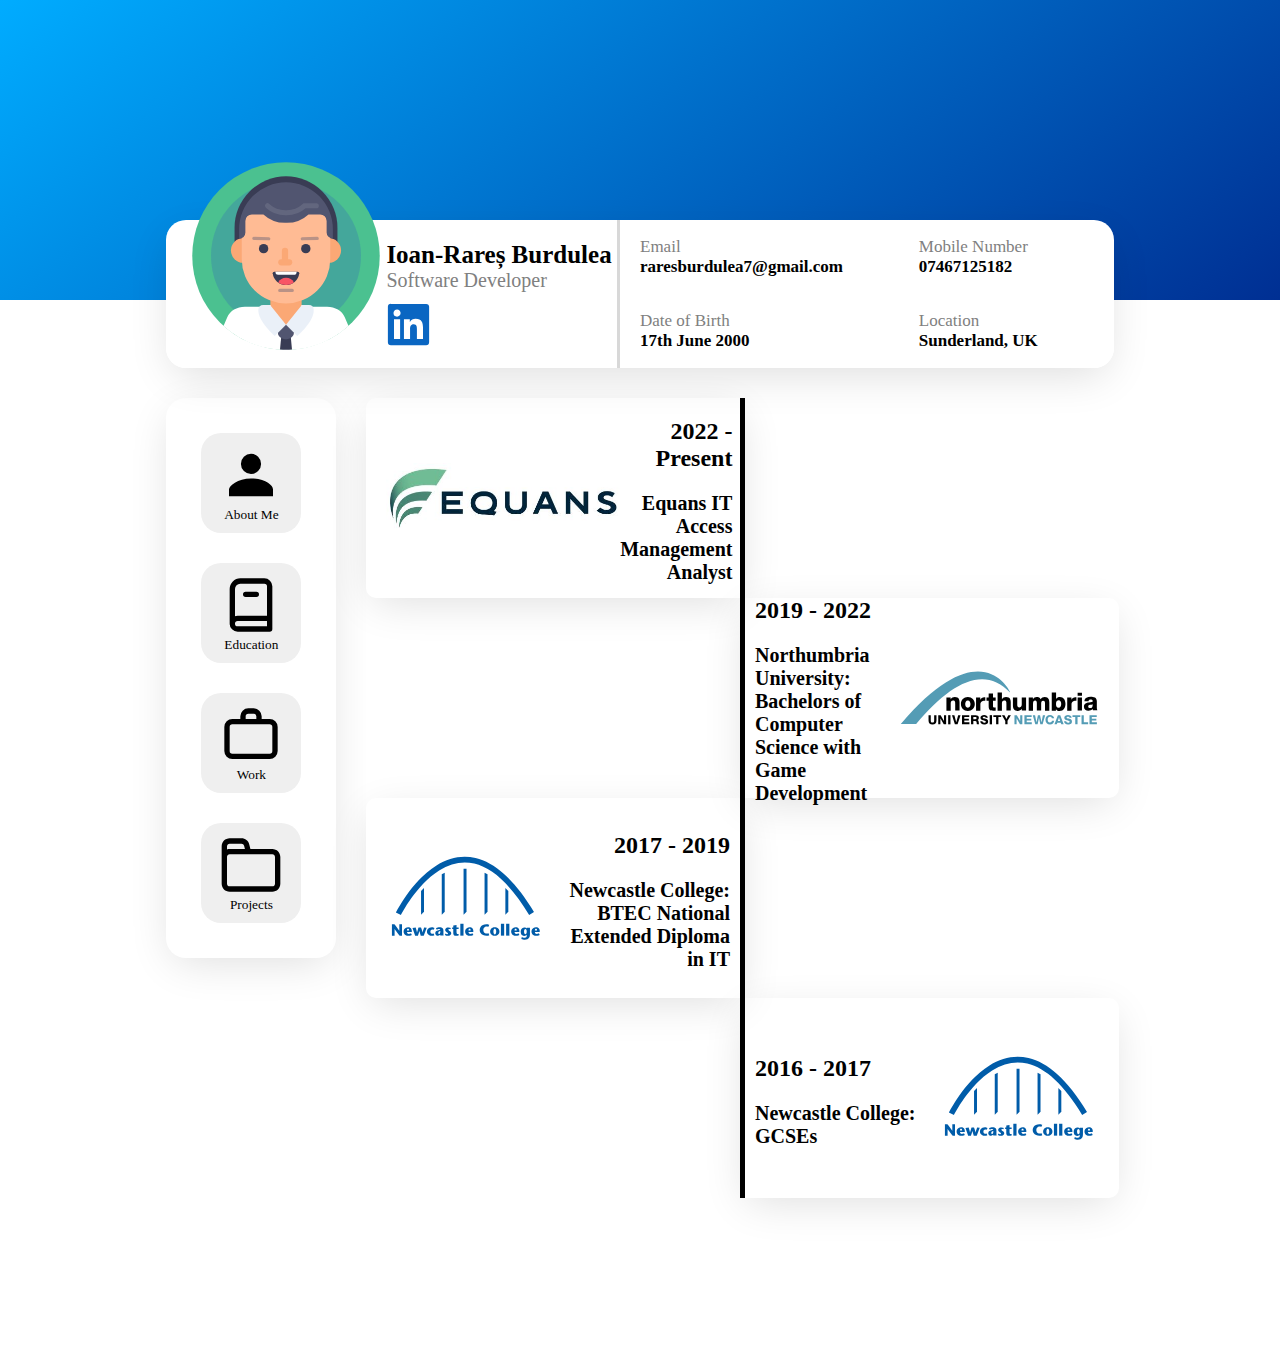
<file: education.html>
<!DOCTYPE html>
<html>
    <head>
        <title>Ioan-Rares Burdulea WebCV</title>
        <!--CSS links-->
        <link rel="stylesheet" href="CSS/background.css">
        <link rel="stylesheet" href="CSS/contactCard.css">
        <link rel="stylesheet" href="CSS/educationContent.css">
        <link rel="stylesheet" href="CSS/navBar.css">
        <meta name="viewport" content="width=device-width, initial-scale=1.0">
        <meta http-equiv=“X-UA-Compatible” content=“ie=edge”>
    </head>
    <body>
        <script src="scripts.js"></script>
        <div class="backgroundPicture"> <!--gradient at the top of the page (possible image cascade)-->
            <button class="navMenuButton" onclick="navBarToggle()"> <!--navigation bar button for mobile -->
                <img src="svg/navBarIcons/navButtonIcon.svg">
            </button>
        </div>
        <div class="navBarMobile" id="mobileNavigation"> <!--mobile verison of the navigation bar -->
            <button class="navBarButtonMobile" onclick="window.location.href='index.html';">
                <img class="buttonIcon" src="svg/mobileNavBarIcons/aboutMeIconMobile.svg">
            </button>
            <button class="navBarButtonMobile" onclick="window.location.href='education.html';">
                <img class="buttonIcon" src="svg/mobileNavBarIcons/educationIconMobile.svg">
            </button>
            <button class="navBarButtonMobile" onclick="window.location.href='work.html';">
                <img class="buttonIcon" src="svg/mobileNavBarIcons/workIconMobile.svg">
            </button>
            <button class="navBarButtonMobile" onclick="window.location.href='projects.html';">
                <img class="buttonIcon" src="svg/mobileNavBarIcons/projectIconMobile.svg">
            </button>
        </div>
            <div class="contactCard"> <!--presentation card-->
                <div class="contactCardLeft">
                    <button class="avatar">
                        <div class="avatarNote">Click Me!</div>
                        <img class="avatarIcon" id="avatar" src="svg/avatarIcons/avatar1.svg" onclick="changeAvatar()">
                    </button>
                    <div class="infoDiv">
                        <div class="nameDiv">
                            <p class="name">Ioan-Rareș Burdulea</p>
                            <p class="title">Software Developer</p>
                        </div>
                        <div class="socialButtons" onclick="openLinkedIn()">
                            <button class="linkedInButton">
                                <img src="Images/linkedInLogo.svg"></imb>
                            </button>
                        </div>
                    </div>
                </div>
                <div class="contactCardRight">
                    <p class="gridElement"><span style="color: grey; font-weight:500">Email</span><br>raresburdulea7@gmail.com</p>
                    <p class="gridElement"><span style="color: grey; font-weight:500">Mobile Number</span><br>07467125182</p>
                    <p class="gridElement"><span style="color: grey; font-weight:500">Date of Birth</span><br>17th June 2000</p>
                    <p class="gridElement"><span style="color: grey; font-weight:500">Location</span><br>Sunderland, UK</p>
                </div>
            </div>
        <div class="contentWrapper">  <!--wrapper for the content: navigation and text/images-->
            <div class="navBar">
                <button class="navBarButton" onclick="window.location.href='index.html';">
                    <img class="buttonIcon" src="svg/navBarIcons/aboutMeIcon.svg">
                    <p class="buttonText">About Me</p>
                </button>
                <button class="navBarButton" onclick="window.location.href='education.html';">
                    <img class="buttonIcon" src="svg/navBarIcons/educationIcon.svg">
                    <p class="buttonText">Education</p>
                </button>
                <button class="navBarButton" onclick="window.location.href='work.html';">
                    <img class="buttonIcon" src="svg/navBarIcons/workIcon.svg">
                    <p class="buttonText">Work</p>
                </button>
                <button class="navBarButton" onclick="window.location.href='projects.html';">
                    <img class="buttonIcon" src="svg/navBarIcons/projectIcon.svg">
                    <p class="buttonText">Projects</p>
                </button>
            </div>
            <div class="content"> <!--page content-->
                <div class="timeline"><!--timeline wrapper-->
                    <div class="leftCard">
                        <img class="cardImage" src="svg/facultyIcons/equansLogo.jpg" style="width: 250px; height: 70px; margin-left: 20px;">
                        <div class="leftInfo">
                            <h2 class="date">2022 - Present</h2>
                            <h1 class="facultyName">Equans IT Access Management Analyst</h1>
                        </div>
                    </div>
                    <div class="separator">
                        <img src="svg/facultyIcons/listSeparator.svg">
                    </div>
                    <div class="rightCard">
                        <div class="rightInfo">
                            <h2 class="date">2019 - 2022</h2>
                            <h1 class="facultyName">Northumbria University: Bachelors of Computer Science with Game Development</h1>
                        </div>
                        <img class="cardImage" src="svg/facultyIcons/northumbriaUnviersityLogo.svg" style="margin-right: 20px;">
                    </div>
                    <div class="separator">
                        <img src="svg/facultyIcons/listSeparator.svg">
                    </div>
                    <div class="leftCard">
                        <img class="cardImage" src="svg/facultyIcons/newcastleCollegeLogo.svg">
                        <div class="leftInfo">
                            <h2 class="date">2017 - 2019</h2>
                            <h1 class="facultyName">Newcastle College: BTEC National Extended Diploma in IT</h1>
                        </div>
                    </div>
                    <div class="separator">
                        <img src="svg/facultyIcons/listSeparator.svg">
                    </div>
                    <div class="rightCard">
                        <div class="rightInfo">
                            <h2 class="date">2016 - 2017</h2>
                            <h1 class="facultyName">Newcastle College: GCSEs</h1>
                        </div>
                        <img class="cardImage" src="svg/facultyIcons/newcastleCollegeLogo.svg">
                    </div>
                </div>
            </div>
        </div>
    </body>
</html>
</file>
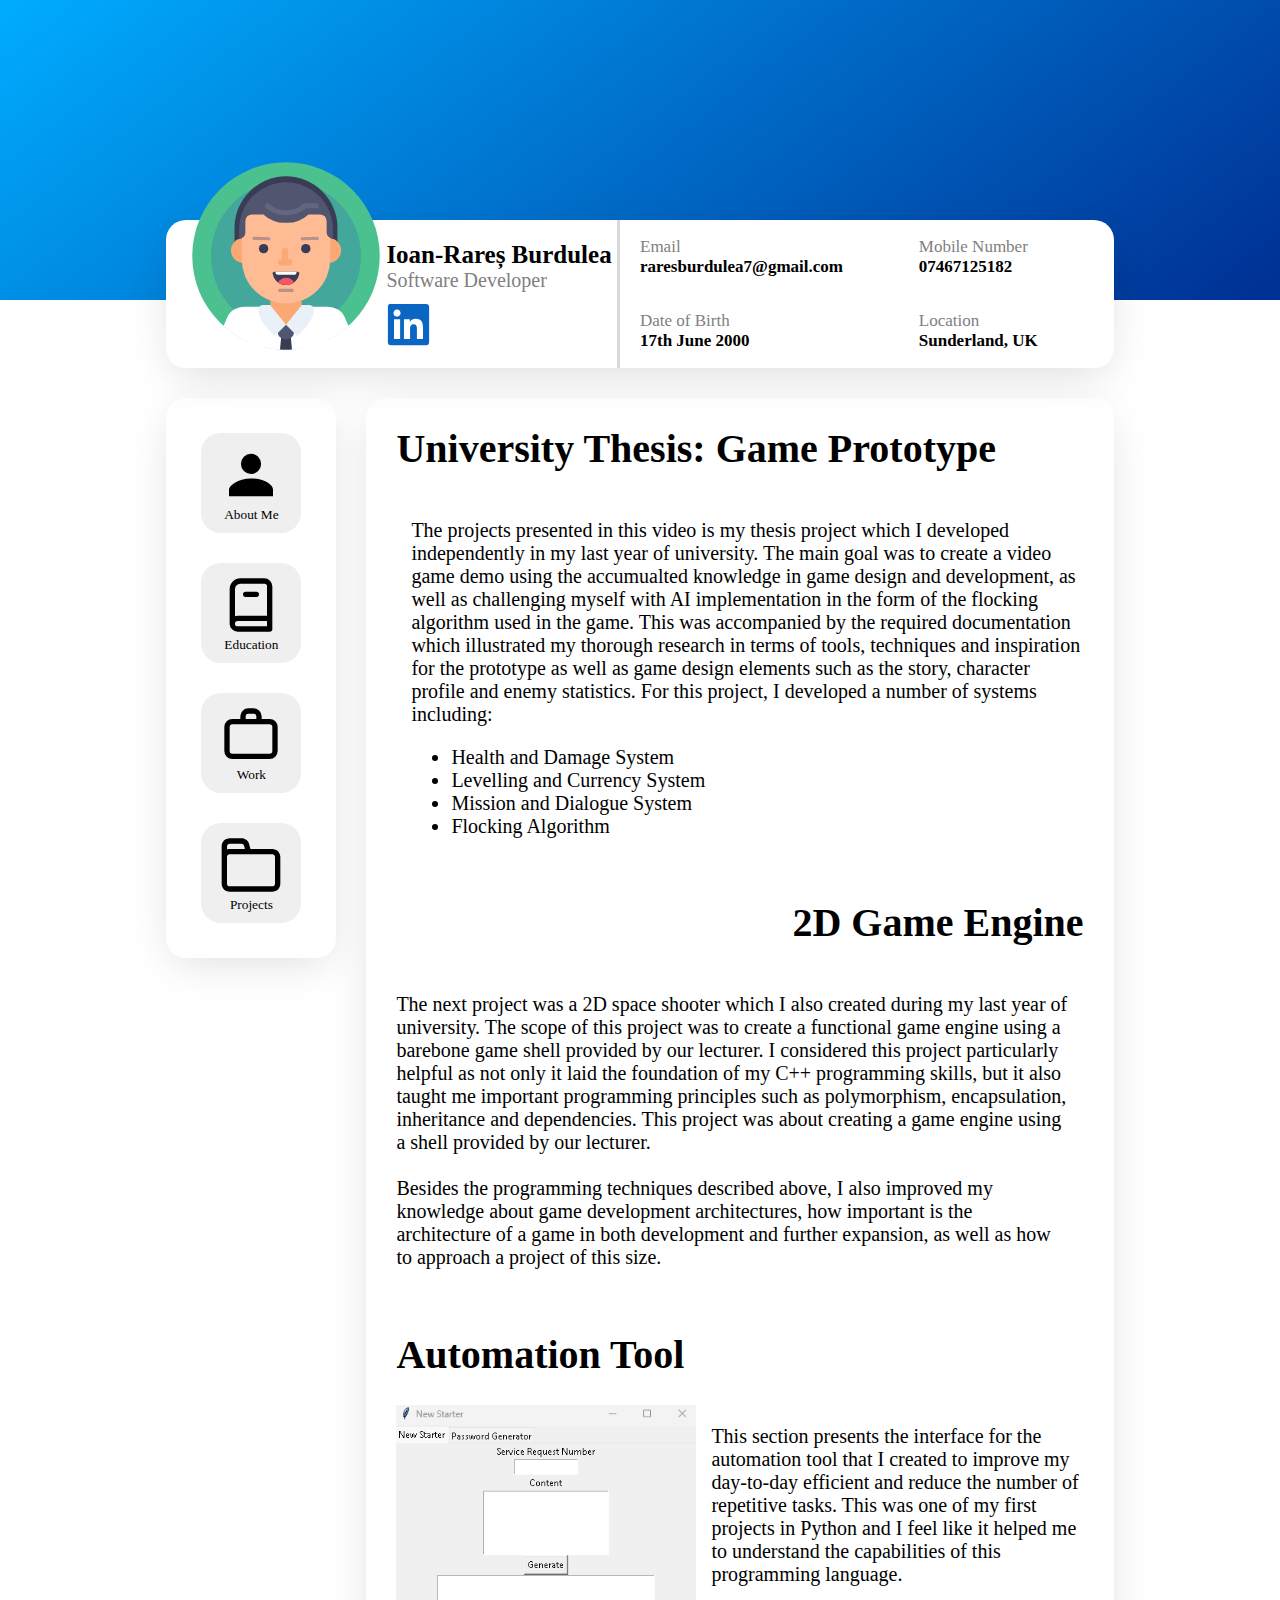
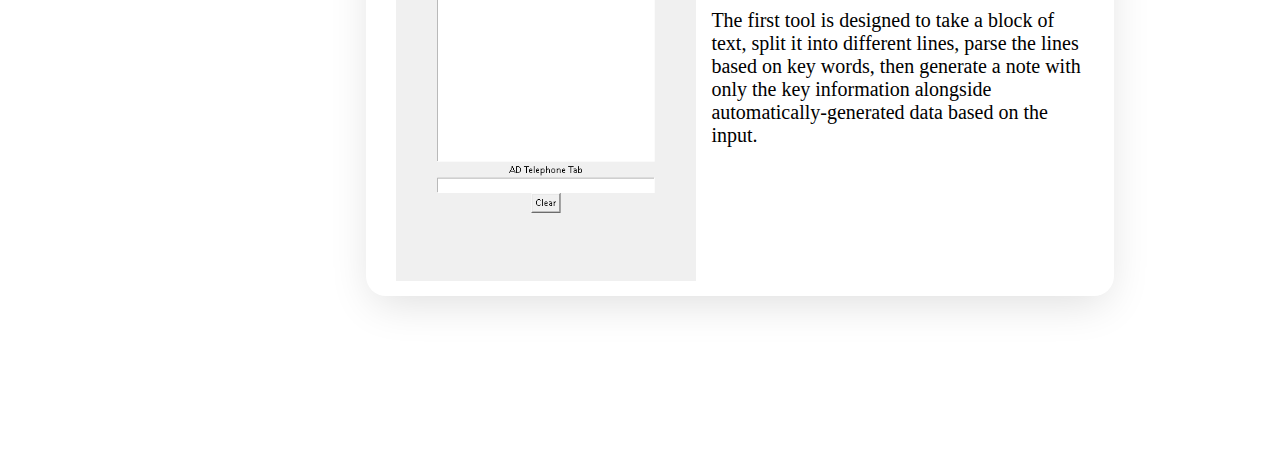
<file: projects.html>
<!DOCTYPE html>
<html>
    <head>
        <title>Ioan-Rares Burdulea WebCV</title>
        <!--CSS links-->
        <link rel="stylesheet" href="CSS/background.css">
        <link rel="stylesheet" href="CSS/contactCard.css">
        <link rel="stylesheet" href="CSS/navBar.css">
        <link rel="stylesheet" href="CSS/projectsContent.css">
        <meta name="viewport" content="width=device-width, initial-scale=1.0">
        <meta http-equiv=“X-UA-Compatible” content=“ie=edge”>
    </head>
    <body>
        <script src="scripts.js"></script> 
        <div class="backgroundPicture"> <!--gradient at the top of the page (possible image cascade)-->
            <button class="navMenuButton" onclick="navBarToggle()"> <!--navigation bar button for mobile -->
                <img src="svg/navBarIcons/navButtonIcon.svg">
            </button>
        </div>
        <div class="navBarMobile" id="mobileNavigation"> <!--mobile verison of the navigation bar -->
            <button class="navBarButtonMobile" onclick="window.location.href='index.html';">
                <img class="buttonIcon" src="svg/mobileNavBarIcons/aboutMeIconMobile.svg">
            </button>
            <button class="navBarButtonMobile" onclick="window.location.href='education.html';">
                <img class="buttonIcon" src="svg/mobileNavBarIcons/educationIconMobile.svg">
            </button>
            <button class="navBarButtonMobile" onclick="window.location.href='work.html';">
                <img class="buttonIcon" src="svg/mobileNavBarIcons/workIconMobile.svg">
            </button>
            <button class="navBarButtonMobile" onclick="window.location.href='projects.html';">
                <img class="buttonIcon" src="svg/mobileNavBarIcons/projectIconMobile.svg">
            </button>
        </div>
            <div class="contactCard"> <!--presentation card-->
                <div class="contactCardLeft">
                    <button class="avatar">
                        <div class="avatarNote">Click Me!</div>
                        <img class="avatarIcon" id="avatar" src="svg/avatarIcons/avatar1.svg" onclick="changeAvatar()">
                    </button>
                    <div class="infoDiv">
                        <div class="nameDiv">
                            <p class="name">Ioan-Rareș Burdulea</p>
                            <p class="title">Software Developer</p>
                        </div>
                        <div class="socialButtons" onclick="openLinkedIn()">
                            <button class="linkedInButton">
                                <img src="Images/linkedInLogo.svg"></imb>
                            </button>
                        </div>
                    </div>
                </div>
                <div class="contactCardRight">
                    <p class="gridElement"><span style="color: grey; font-weight:500">Email</span><br>raresburdulea7@gmail.com</p>
                    <p class="gridElement"><span style="color: grey; font-weight:500">Mobile Number</span><br>07467125182</p>
                    <p class="gridElement"><span style="color: grey; font-weight:500">Date of Birth</span><br>17th June 2000</p>
                    <p class="gridElement"><span style="color: grey; font-weight:500">Location</span><br>Sunderland, UK</p>
                </div>
            </div>
        <div class="contentWrapper">  <!--wrapper for the content: navigation and text/images-->
            <div class="navBar">
                <button class="navBarButton" onclick="window.location.href='index.html';">
                    <img class="buttonIcon" src="svg/navBarIcons/aboutMeIcon.svg">
                    <p class="buttonText">About Me</p>
                </button>
                <button class="navBarButton" onclick="window.location.href='education.html';">
                    <img class="buttonIcon" src="svg/navBarIcons/educationIcon.svg">
                    <p class="buttonText">Education</p>
                </button>
                <button class="navBarButton" onclick="window.location.href='work.html';">
                    <img class="buttonIcon" src="svg/navBarIcons/workIcon.svg">
                    <p class="buttonText">Work</p>
                </button>
                <button class="navBarButton" onclick="window.location.href='projects.html';">
                    <img class="buttonIcon" src="svg/navBarIcons/projectIcon.svg">
                    <p class="buttonText">Projects</p>
                </button>
            </div>
            <div class="content">
                <div class="leftCard">
                    <h1>University Thesis: Game Prototype</h1>
                    <div class="cardContent">
                        <div class="video">
                            <!-- <video width="100%" height="auto" controls controlsList="nodownload">
                                <source src="videos/edited.mp4" type="video/mp4">
                            </video> -->
                        </div>
                        <div class="descritpion" style="margin-left: 15px;">
                            <p>
                                The projects presented in this video is my thesis project which I developed independently in my last year of university.
                                The main goal was to create a video game demo using the accumualted knowledge in game design and development, as well as challenging myself with
                                AI implementation in the form of the flocking algorithm used in the game.
                                This was accompanied by the required documentation which illustrated my thorough research in terms of tools, 
                                techniques and inspiration for the prototype as well as game design elements such as the story, character 
                                profile and enemy statistics.
                                For this project, I developed a number of systems including:
                            </p>
                            <ul>
                                <li>Health and Damage System</li>
                                <li>Levelling and Currency System</li>
                                <li>Mission and Dialogue System</li>
                                <li>Flocking Algorithm</li>
                            </ul>
                        </div>
                    </div>
                </div>
                <div class="rightCard">
                    <h1 class="rightTitle">2D Game Engine</h1>
                    <div class="cardContent">
                        <div class="descritpion" style="margin-right: 15px;">
                            <p>
                                The next project was a 2D space shooter which I also created during my last year of university. 
                                The scope of this project was to create a functional game engine using a barebone game shell provided by our lecturer.
                                I considered this project particularly helpful as not only it laid the foundation of my C++
                                programming skills, but it also taught me important programming principles such as polymorphism, 
                                encapsulation, inheritance and dependencies. This project was about creating a game engine 
                                using a shell provided by our lecturer. 
                                <br>
                                <br>Besides the programming techniques described above, 
                                I also improved my knowledge about game development architectures, how important is the 
                                architecture of a game in both development and further expansion, as well as how to approach 
                                a project of this size. 
                            </p>
                        </div>
                        <div class="video">
                            <!-- <video width="100%" height="auto" controls controlsList="nodownload">
                                <source src="videos/spaceshipGameEdited.mp4" type="video/mp4">
                            </video> -->
                        </div> 
                    </div>
                </div>
                <div class="leftCard">
                    <h1>Automation Tool</h1>
                    <div class="cardContent">
                        <div class="automationImages">
                            <img src="Images/automationTool1.png">
                        </div>
                        <div class="descritpion">
                            <p>
                                This section presents the interface for the automation tool that 
                                I created to improve my day-to-day efficient and reduce the number of 
                                repetitive tasks. This was one of my first projects in Python and I 
                                feel like it helped me to understand the capabilities of this programming language.
                                <br>
                                <br>The first tool is designed to take a block of text, 
                                split it into different lines, parse the lines based on key words, then 
                                generate a note with only the key information alongside automatically-generated 
                                data based on the input. 
                            </p>
                            <!-- <a href="/downloads/WorkToolCode.zip" download>Automation Tool Code</a> -->
                        </div>
                    </div>
                </div>
            </div>
        </div>
    </body>
</html>
</file>
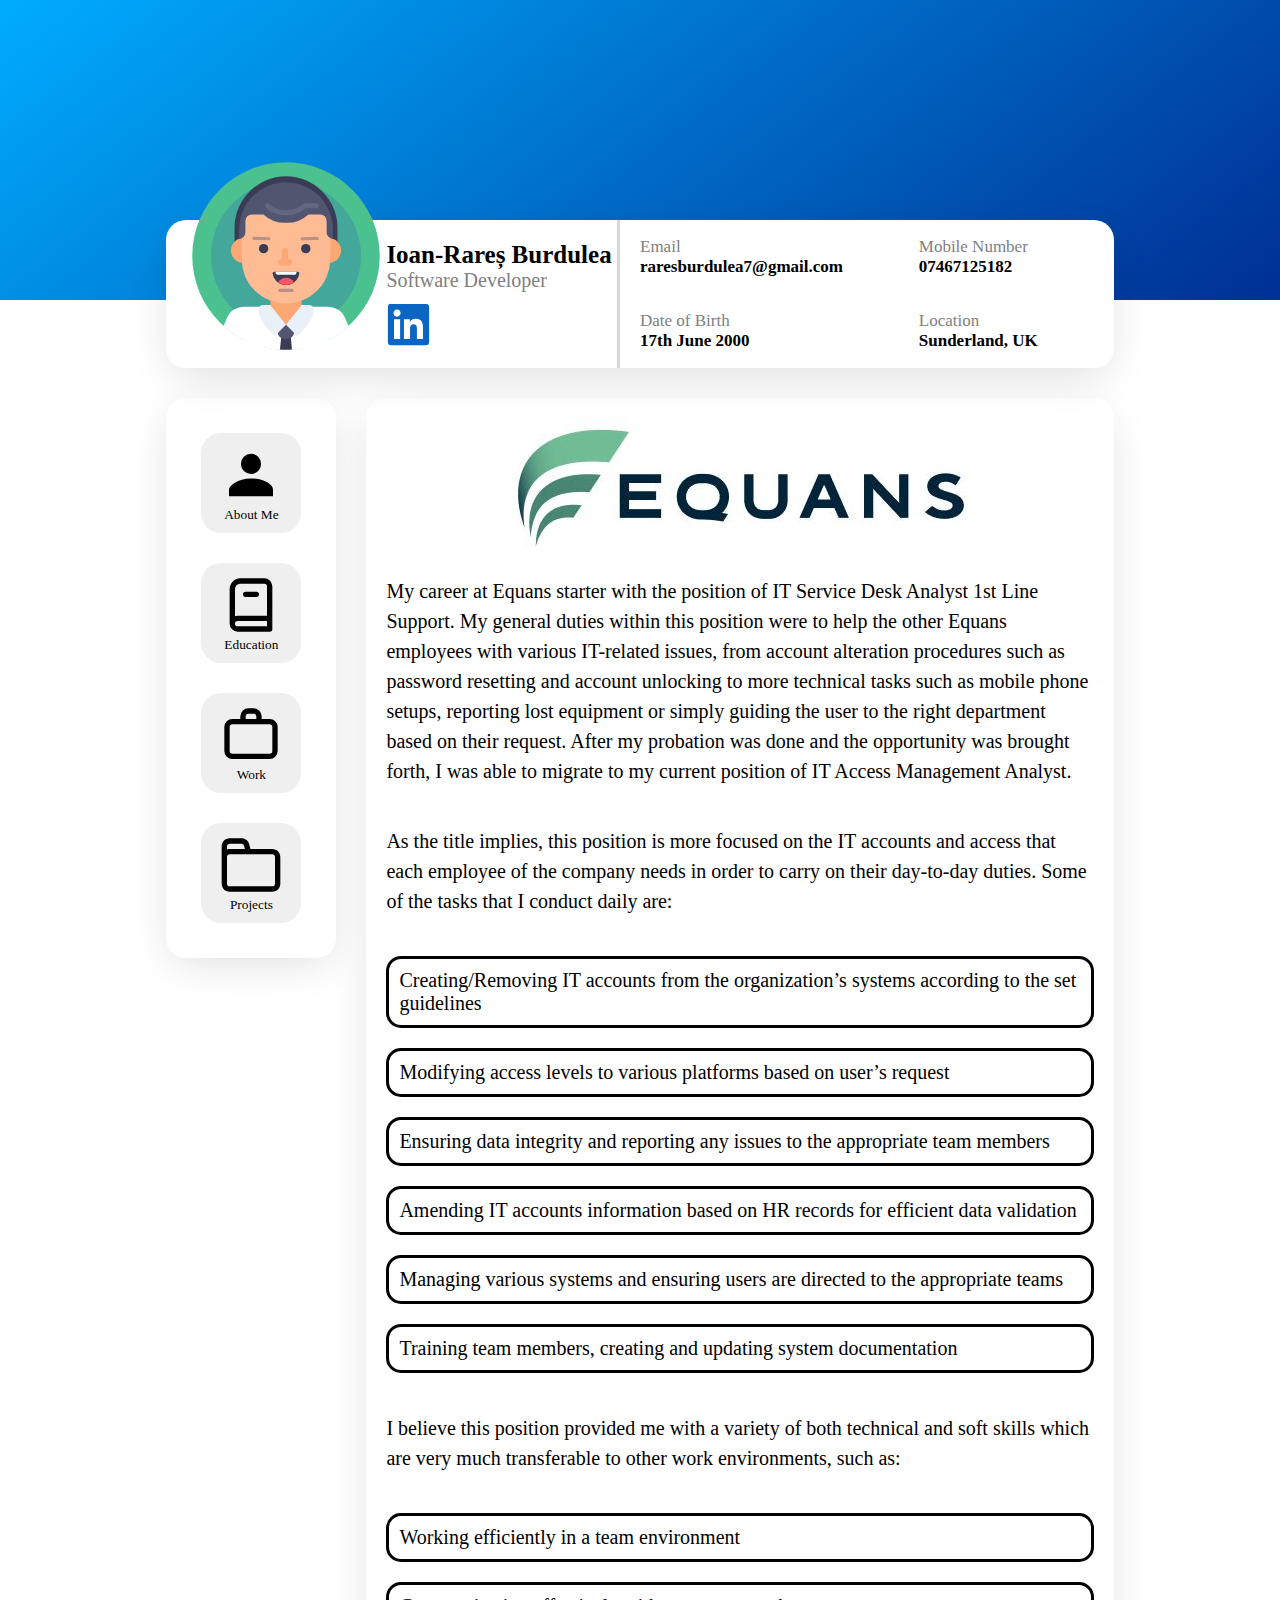
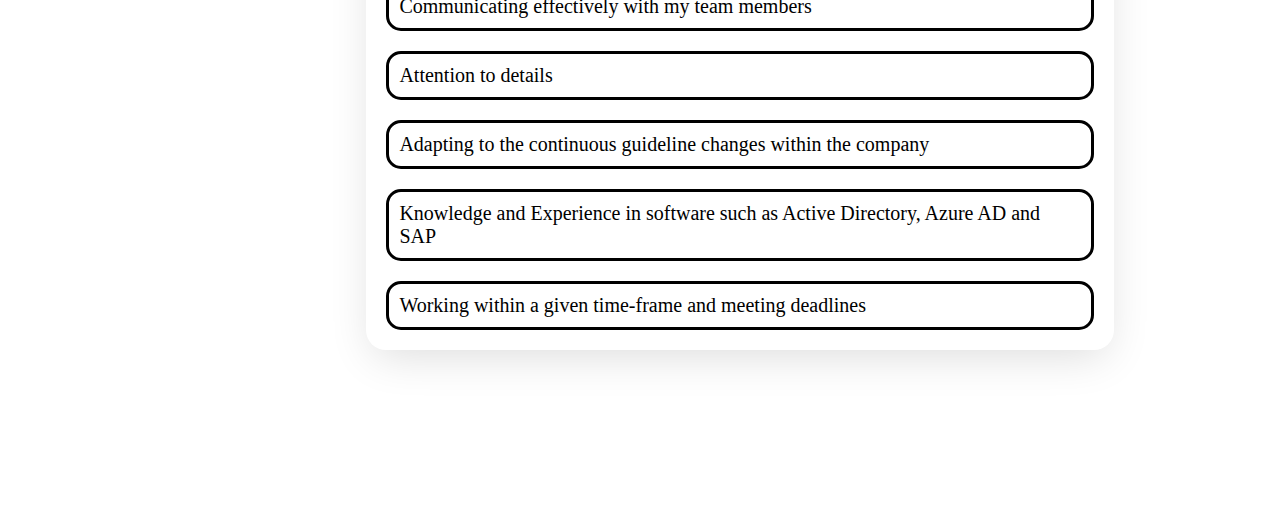
<file: work.html>
<!DOCTYPE html>
<html>
    <head>
        <title>Ioan-Rares Burdulea WebCV</title>
        <!--CSS links-->
        <link rel="stylesheet" href="CSS/background.css">
        <link rel="stylesheet" href="CSS/contactCard.css">
        <link rel="stylesheet" href="CSS/navBar.css">
        <link rel="stylesheet" href="CSS/workContent.css">
        <meta name="viewport" content="width=device-width, initial-scale=1.0">
        <meta http-equiv=“X-UA-Compatible” content=“ie=edge”>
    </head>
    <body>
        <script src="scripts.js"></script> 
        <div class="backgroundPicture"> <!--gradient at the top of the page (possible image cascade)-->
            <button class="navMenuButton" onclick="navBarToggle()"> <!--navigation bar button for mobile -->
                <img src="svg/navBarIcons/navButtonIcon.svg">
            </button>
        </div>
        <div class="navBarMobile" id="mobileNavigation"> <!--mobile verison of the navigation bar -->
            <button class="navBarButtonMobile" onclick="window.location.href='index.html';">
                <img class="buttonIcon" src="svg/mobileNavBarIcons/aboutMeIconMobile.svg">
            </button>
            <button class="navBarButtonMobile" onclick="window.location.href='education.html';">
                <img class="buttonIcon" src="svg/mobileNavBarIcons/educationIconMobile.svg">
            </button>
            <button class="navBarButtonMobile" onclick="window.location.href='work.html';">
                <img class="buttonIcon" src="svg/mobileNavBarIcons/workIconMobile.svg">
            </button>
            <button class="navBarButtonMobile" onclick="window.location.href='projects.html';">
                <img class="buttonIcon" src="svg/mobileNavBarIcons/projectIconMobile.svg">
            </button>
        </div>
        <div class="contactCard"> <!--presentation card-->
            <div class="contactCardLeft">
                    <button class="avatar">
                        <div class="avatarNote">Click Me!</div>
                        <img class="avatarIcon" id="avatar" src="svg/avatarIcons/avatar1.svg" onclick="changeAvatar()">
                    </button>
                    <div class="infoDiv">
                        <!-- <div class="nameDiv"> -->
                            <p class="name">Ioan-Rareș Burdulea</p>
                            <p class="title">Software Developer</p>
                        <!-- </div> -->
                        <div class="socialButtons" onclick="openLinkedIn()">
                            <button class="linkedInButton">
                                <img src="Images/linkedInLogo.svg"></imb>
                            </button>
                        </div>
                    </div>
            </div>
                <div class="contactCardRight">
                    <p class="gridElement"><span style="color: grey; font-weight:500">Email</span><br>raresburdulea7@gmail.com</p>
                    <p class="gridElement"><span style="color: grey; font-weight:500">Mobile Number</span><br>07467125182</p>
                    <p class="gridElement"><span style="color: grey; font-weight:500">Date of Birth</span><br>17th June 2000</p>
                    <p class="gridElement"><span style="color: grey; font-weight:500">Location</span><br>Sunderland, UK</p>
                </div>
        </div>
        <div class="contentWrapper">  <!--wrapper for the content: navigation and text/images-->
            <div class="navBar">
                <button class="navBarButton" onclick="window.location.href='index.html';">
                    <img class="buttonIcon" src="svg/navBarIcons/aboutMeIcon.svg">
                    <p class="buttonText">About Me</p>
                </button>
                <button class="navBarButton" onclick="window.location.href='education.html';">
                    <img class="buttonIcon" src="svg/navBarIcons/educationIcon.svg">
                    <p class="buttonText">Education</p>
                </button>
                <button class="navBarButton" onclick="window.location.href='work.html';">
                    <img class="buttonIcon" src="svg/navBarIcons/workIcon.svg">
                    <p class="buttonText">Work</p>
                </button>
                <button class="navBarButton" onclick="window.location.href='projects.html';">
                    <img class="buttonIcon" src="svg/navBarIcons/projectIcon.svg">
                    <p class="buttonText">Projects</p>
                </button>
            </div>
            <div class="content">
                <div class="logo">
                    <img class="logoImage" src="Images/equansLogo.jpg">
                </div>
                <div class="textDiv">
                    <p>My career at Equans starter with the position of IT Service Desk Analyst 1st Line Support. 
                        My general duties within this position were to help the other Equans employees with various IT-related issues, 
                        from account alteration procedures such as password resetting and account unlocking to 
                        more technical tasks such as mobile phone setups, reporting lost equipment or simply guiding 
                        the user to the right department based on their request. After my probation was done and the 
                        opportunity was brought forth, I was able to migrate to my current position of IT Access Management Analyst.</p>
                </div>
                <div class="textDiv">
                    <p>As the title implies, this position is more focused on the IT accounts and access that each employee of the company needs in order to carry on 
                        their day-to-day duties. Some of the tasks that I conduct daily are:</p>
                </div>
                <ul>
                    <li class = "listElement">Creating/Removing IT accounts from the organization’s systems according to the set guidelines</li>
                    <li class = "listElement">Modifying access levels to various platforms based on user’s request</li>
                    <li class = "listElement">Ensuring data integrity and reporting any issues to the appropriate team members</li>
                    <li class = "listElement">Amending IT accounts information based on HR records for efficient data validation</li>
                    <li class = "listElement">Managing various systems and ensuring users are directed to the appropriate teams</li>
                    <li class = "listElement">Training team members, creating and updating system documentation</li>
                </ul>
                <div class="textDiv">
                    <p>I believe this position provided me with a variety of both technical and soft skills which are very much transferable 
                        to other work environments, such as:</p>
                </div>
                <ul>
                    <li class = "listElement">Working efficiently in a team environment</li>
                    <li class = "listElement">Communicating effectively with my team members</li>
                    <li class = "listElement">Attention to details</li>
                    <li class = "listElement">Adapting to the continuous guideline changes within the company</li>
                    <li class = "listElement">Knowledge and Experience in software such as Active Directory, Azure AD and SAP</li>
                    <li class = "listElement">Working within a given time-frame and meeting deadlines</li>
                </ul>
            </div>
        </div>
    </body>
</html>
</file>
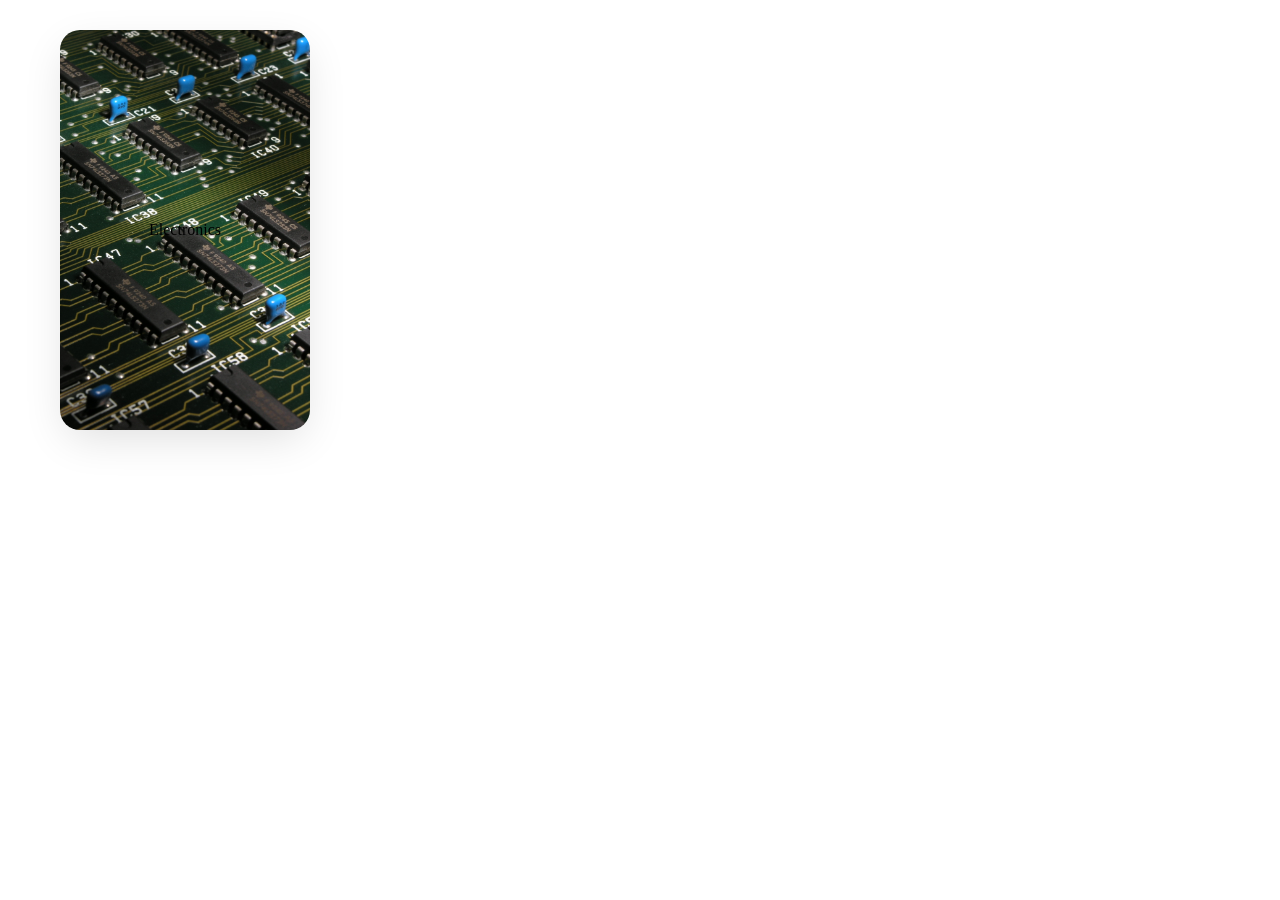
<file: test/test.html>
<link rel="stylesheet" href="test.css">
<body>
    <div class="contentHobbyCards"><!-- hobby cards -->
        <div class="hobbyCard">
            <div class="hobbyCardInner">
                <div class="hobbyCardFront" style="background-image: url(/Images/hobbyImage1.jpg); background-size: 250px 400px;">
                    <p class="hobbyCardTextFront">Electronics</p>
                </div>
                <div class="hobbyCardBack">
                    <p>Test</p>
                </div>
            </div>
        </div>
    </div>
  </body>
</file>
<file: CSS/background.css>
* {
    font-family: Raleway, Cambria, Cochin, Georgia, Times, 'Times New Roman', serif;
}

body {
    margin: 0;
    background-color: rgba(255, 255, 255, 0.582);
}

.backgroundPicture {
    width: 100%;
    height: 300px;
    background: rgb(0,172,255);
    background: linear-gradient(142deg, rgba(0,172,255,1) 0%, rgba(0,47,147,1) 100%);
    position: relative;
}
</file>
<file: CSS/contactCard.css>
/* main container */
.contactCard {
    position: relative;
    display: flex;
    flex-direction: row;
    margin-left: 13%;
    margin-right: 13%;
    margin-top: -80px;
    border-radius: 20px;
    box-shadow: 0px 13px 44px -7px rgba(0, 0, 0, 0.137);
}

@media screen and (max-width: 450px) {
    .contactCard {
        flex-direction: column;
        background-color: white;
        margin-left: 5%;
        margin-right: 5%;
    }
}

/* left part of the card */
.contactCardLeft {
    background-color: white;
    width: 50%;
    padding-left: 20px;
    display: flex;
    flex: 1;
    flex-direction: row;
    border-radius: 20px;
    border-top-right-radius: 0;
}

@media screen and (max-width: 450px) {
    .contactCardLeft {
        justify-content: center;
        text-align: center;
        width: 100%;
        border-radius: 20px;
        padding-left: 0;
    }

    .infoDiv {
        width: 100%;
        border-radius: 20px;
        justify-content: center;
        align-items: center;
        margin-top: 10px;
    }
}

/* avatar icon */
.avatar {
    width: 200px;
    height: 200px;
    margin-top: -65px;
    border-radius: 100px;
    background-color: transparent;
    border-style: none;
    display: flex;
    flex-direction: column;
    align-items: center;
}
.avatar:hover {
    .avatarNote {
         opacity: 1;
         transition: opacity 0.2s;
    }
 }

@media screen and (max-width: 450px) {
    .avatar {
        display: none;
    }
}

.avatarIcon {
    cursor: pointer;
    border-radius: 100px;
}

.avatarNote {
    margin-top: -40px;
    margin-bottom: 10px;
    background-color: white;
    padding: 7px;
    border-radius: 5px;
    font-weight: 600;
    opacity: 0;
    cursor: default;
    pointer-events: none;
}

.infoDiv{
    display: flex;
    flex-direction: column;
    justify-content: center;
}

.name {
    font-size: 25px;
    font-weight: 600;
    margin: 0px;
}

.title {
    font-size: 20px;
    font-weight: 500;
    color: grey;
    margin: 0px;
}

.socialButtons {
    margin-top: 10px;
    display: flex;
}
@media screen and (max-width: 450px) {
    .socialButtons {
       width: 100%;
       justify-content: center;
    }

    .linkedInButton {
        margin-left: 0px;
    }
}

.linkedInButton {
    width: 45px;
    height: 45px;
    background-color: transparent;
    display: flex;
    align-items: center;
    justify-content: center;
    cursor: pointer;
    margin-top: 0px;
    border-style: none;
}

.linkedInButton img {
    border-radius: 2px;
}

/* right part of the card */
.contactCardRight {
    background-color: white;
    display: grid;
    padding-left: 20px;
    grid-template-columns: auto auto; 
    grid-template-rows: auto auto ;
    width: 50%;
    border-radius: 20px;
    border-top-left-radius: 0;
    border-bottom-left-radius: 0;
    border-left-color: rgb(216, 216, 216);
    border-left-style: solid;
}

@media screen and (max-width: 450px) {
    .contactCardRight {
        display: grid;
        grid-template-columns: auto;
        border-left: none;
        position: relative;
        border-radius: 20px;
        width: 100%;
        padding-left: 0px;
    }
}

.gridElement {
    font-size: 17px;
    font-weight: 700;
}

@media screen and (max-width: 450px) {
    .gridElement {
        text-align: center;
    }
}
</file>
<file: CSS/educationContent.css>
.contentWrapper {
    display: flex;
    flex-direction: row;
    margin-left: 13%;
    margin-right: 13%;
    margin-top: 30px;
    margin-bottom: 13%;
}

.content {
    background-color: white;
    width: 100%;
    margin-left: 30px;
}

/* contentDiv MQ */
@media screen and (max-width: 450px) {
    .content {
        margin-left: 0;
    }
}

/* Timeline */
.timeline {
    display: flex;
    flex-direction: column;
    width: 100%;
    height: 100%;
    border-radius: 10px;
}

/* Timeline MQ */
@media screen and (max-width: 450px) {
    .timeline {
        display: flex;
        flex-direction: column;
        justify-content: space-between;
    }
    .cardImage {
        display: none;
    }
}

/* Shared Card Attributes */
.leftCard, .rightCard {
    width: 50%;
    height: 200px;
    box-shadow: 0px 10px 44px -7px rgba(0, 0, 0, 0.137);
    display: flex;
    align-items: center;
    transition: transform .2s;
}

/* Left Card */
.leftCard {
    position: relative;
    justify-content: right;
    left: 0;
    border-right: 5px solid black;
    -webkit-border-top-left-radius: 10px;
    -webkit-border-bottom-left-radius: 10px;
    justify-content: space-between;
}

/* Left Card MQ */
@media screen and (max-width: 450px) {
    .leftCard {
        border-right: none;
        display: flex;
        width: 100%;
        justify-content: center;
        border-radius: 10px;
    }
    h1, h2 {
        text-align: center;
    }
}

/* Right Card */
.rightCard {
    position: relative;
    left: 50%;
    border-left: 5px solid black;
    -webkit-border-top-right-radius: 10px;
    -webkit-border-bottom-right-radius: 10px;
    justify-content: space-between;
}

/* Rigth Card MQ */
@media screen and (max-width: 450px) {
    .rightCard {
        border-left: none;
        display: flex;
        justify-content: center;
        width: 100%;
        left: 0;
        border-radius: 10px;
    }
}

/* Separator for Mobile Version */
.separator {
    display: none;
}

/* Separator MQ */
@media screen and (max-width: 450px) {
    .separator {
        display: flex;
        margin-top: 5px;
        margin-bottom: 5px;
        justify-content: center;
    }
}

/* Extra */
.leftCard:hover, .rightCard:hover {
    transform: scale(1.1);
}

.rightInfo {
    margin-left: 10px;
}

.leftInfo h1, .leftInfo h2 {
    text-align: right;
}

.leftInfo {
    margin-right: 10px;
}
@media screen and (max-width: 450px) {
    .leftInfo h1, .leftInfo h2 {
        text-align: center;
    }    
    .leftInfo, .rightInfo {
        margin-right: 0px; 
        margin-left: 0px;
    }
}
.facultyName {
    font-size: 20px;;
}
</file>
<file: CSS/navBar.css>
/* navigation desktop */
.navBar {
    display: flex;
    flex-direction: column;
    border-radius: 20px;
    width: 150px;
    max-height: 520px;
    padding: 20px;
    box-shadow: 0px 10px 44px -7px rgba(0, 0, 0, 0.137);
}

.navBarButton {
    margin: 15px;
    height: 100px;
    width: 100px;
    border-radius: 20px;
    border-style: none;
    display: flex;
    flex-direction: column;
    justify-content: center;
    align-items: center;
    cursor: pointer;
}

.navBarButton:hover {
    background-color: rgba(0,172,255,1);
    transition: background-color 0.7s ease;
    .buttonIcon {
        filter: invert(100%);
        transition: filter 0.3s ease;
    }
    .buttonText {
        filter: invert(100%);
        transition: filter 0.3s ease;
    }
}

.buttonIcon {
    object-fit: contain;
}

.buttonText {
    margin: 0px;
    font-weight: 500;
}

/* navigation mobile */
.navMenuButton {
    display: none;
    width: 60px;
    height: 60px;
    margin-left: 35px;
    margin-top: 30px;
    padding-top: 3px;
    position: absolute;
    border-radius: 30px;
    border-style: none;
    background-color: rgba(240,240,240,255);
    z-index: 5;
}

.navBarMobile {
    display: none;
    flex-direction: column;
    position: absolute;
    background-color: white;
    align-items: center;
    border-radius: 20px;
    width: 80px;
    max-height: 500px;
    box-shadow: 0px 10px 44px -7px rgba(0, 0, 0, 0.137);
    z-index: 1;
    margin-top: -180px;
    margin-left: 30px;
}

.navBarButtonMobile {
    margin: 15px;
    height: 50px;
    width: 50px;
    border-radius: 20px;
    border-style: none;
    display: flex;
    flex-direction: column;
    justify-content: center;
    align-items: center;
    cursor: pointer;
}

@media screen and (max-width: 450px) {
    .navBar {
        display:none;
    }

    .navMenuButton {
        display: block;
    }
}
</file>
<file: CSS/projectsContent.css>
.contentWrapper {
    display: flex;
    flex-direction: row;
    margin-left: 13%;
    margin-right: 13%;
    margin-top: 30px;
    margin-bottom: 13%;
}

/* ContentWrapper MQ */
@media screen and (max-width: 450px) {
    .contentWrapper {
        margin-left: 5%;
        margin-right: 5%;
    }
    p {
        text-align: center;
    }
    h1 {
        text-align: center;
    }
}

.content {
    border-radius: 20px;
    border-style: none;
    background-color: white;
    width: 100%;
    margin-left: 30px;
    box-shadow: 0px 13px 44px -7px rgba(0, 0, 0, 0.137);
    font-size: 20px;
}

/* contentDiv MQ */
@media screen and (max-width: 450px) {
    .content {
        margin-left: 0;
    }
}

/* Right Card  */
.rightCard {
    margin-left: 30px;
    margin-right: 30px;
    display: flex;
    flex-direction: column;
}
.rightTitle {
    text-align: right;
}

/* Right Card MQ */
@media screen and (max-width: 450px) {
    .rightTitle {
        text-align: center;
    }
}

/* Left Card */
.leftCard {
    display: flex;
    flex-direction: column;
    margin-left: 30px;
    margin-right: 30px;
}

.cardContent {
    display: flex;
    margin-bottom: 15px;
}

/* Left Card MQ */
@media screen and (max-width: 450px) {
    .cardContent {
        display: flex;
        flex-direction: column;
    }
}

/* Videos */
.video {
    box-shadow: 0px 15px 44px -7px rgba(0, 0, 0, 0.137);
}

/* Auto Images */
.automationImages {
    display: flex;
    flex-direction: row;
    justify-content: center;
    align-items: center;
    margin-right: 15px;
}
.automationImages img {
    max-width: 300px;
    height: auto;
}

/* Auto Images MQ */
@media screen and (max-width: 450px) {
    .automationImages {
        flex-direction: column;
        margin-right: 0px;
    }
}
</file>
<file: CSS/workContent.css>
.contentWrapper {
    display: flex;
    flex-direction: row;
    margin-left: 13%;
    margin-right: 13%;
    margin-top: 30px;
    margin-bottom: 13%;
}

/* Content */
.content {
    border-radius: 20px;
    border-style: none;
    background-color: white;
    width: 100%;
    margin-left: 30px;
    box-shadow: 0px 13px 44px -7px rgba(0, 0, 0, 0.137);
    display: flex;
    justify-content: center;
    flex-direction: column;
    font-size: 20px;
}

/* contentDiv MQ */
@media screen and (max-width: 450px) {
    .content {
        margin-left: 0;
        font-size: 16px;
    }
    .contentWrapper {
        margin-left: 5%;
        margin-right: 5%;
    }
}

/* Logo */
.logo {
    margin-top: 20px;
    display: flex;
    justify-content: center;
}
.logoImage {
    max-width: 100%;
    height: auto;
}

/* Logo MQ */
@media screen and (max-width: 450px) {
    .logo {
        padding: 5px;
    }
}

/* Paragraphs */
.textDiv {
    margin-left: 20px;
    margin-right: 20px;
    line-height: 30px;
}

/* Lists */
.listElement {
    margin-top: 20px;
    border-style: solid;
    border-radius: 15px;
    padding: 10px;
}

/* Lists MQ */
@media screen and (max-width: 450px) {
    .listElement {
        text-align: center;
    }
}
ul {
    list-style-type: none;
    display: flex;
    flex-direction: column;
    justify-content: center;
    padding: 0px;
    margin-left: 20px;
    margin-right: 20px;
    margin-top: 0px;
}
</file>
<file: test/test.css>
* {
    padding: 0;
    margin: 0;
}
.contentHobbyCards {
    display: flex;
    flex-direction: row;
    justify-content: space-between;
    margin-left: 60px;
    margin-right: 60px;
    margin-top: 30px;
    margin-bottom: 30px;

}

.hobbyCard {
    height: 400px;
    width: 250px;
    cursor: pointer;
    transition: transform .2s;
    perspective: 1000px; 
}

.hobbyCardInner {
    position: relative;
    width: 100%;
    height: 100%;
    text-align: center;
    transition: transform 0.5s;
    transform-style: preserve-3d;
}

.hobbyCard:hover .hobbyCardInner {
    transform: rotateY(180deg);
  }

.hobbyCardFront, .hobbyCardBack {
    position: absolute;
    width: 100%;
    height: 100%;
    backface-visibility: hidden;
  }

.hobbyCardFront {
    display: flex;
    justify-content: center;
    align-items: center;
    border-radius: 20px;
    box-shadow: 0px 13px 44px -7px rgba(0, 0, 0, 0.137); 
  }

.hobbyCardBack {
    color: black;
    transform: rotateY(180deg);
    border-radius: 20px;
    box-shadow: 0px 13px 44px -7px rgba(0, 0, 0, 0.137); 
}

.hobbyCardText {
    font-size: 30px;
    font-weight: 700;
    color: white;
}
</file>
